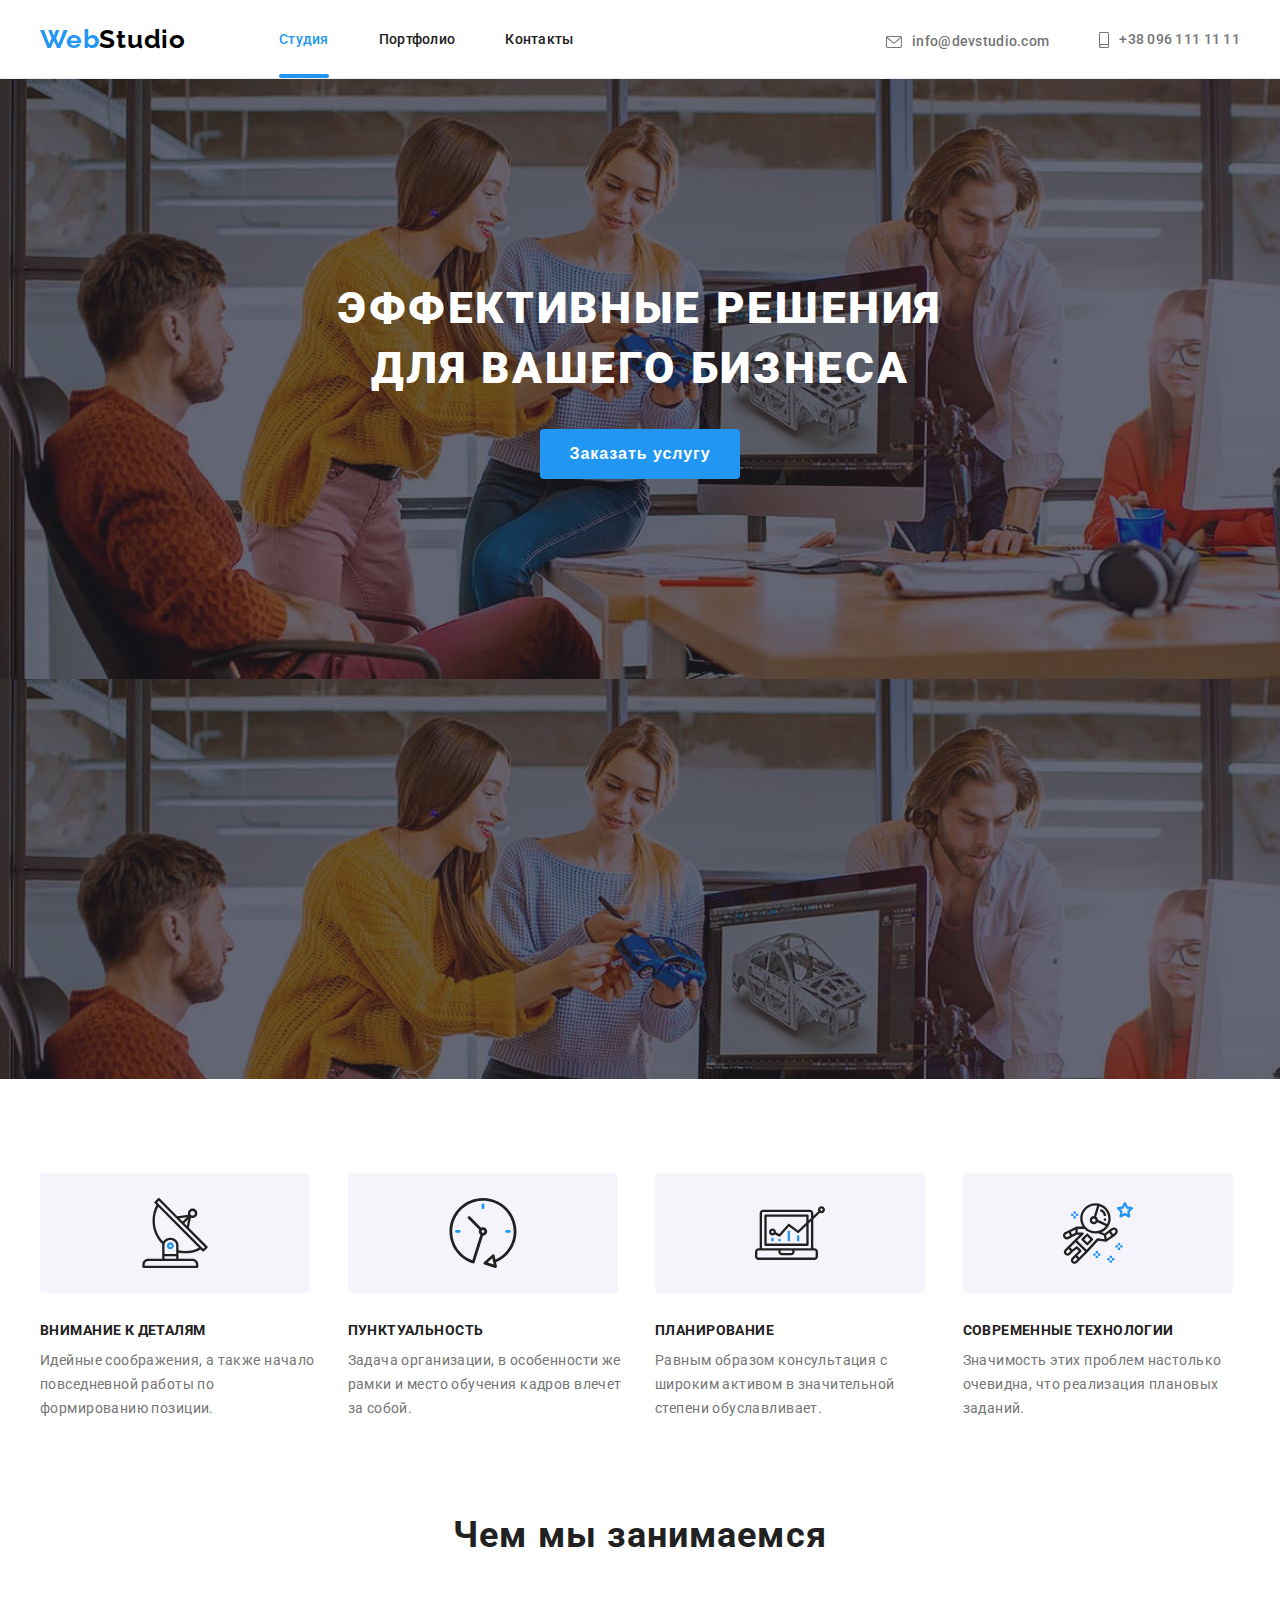
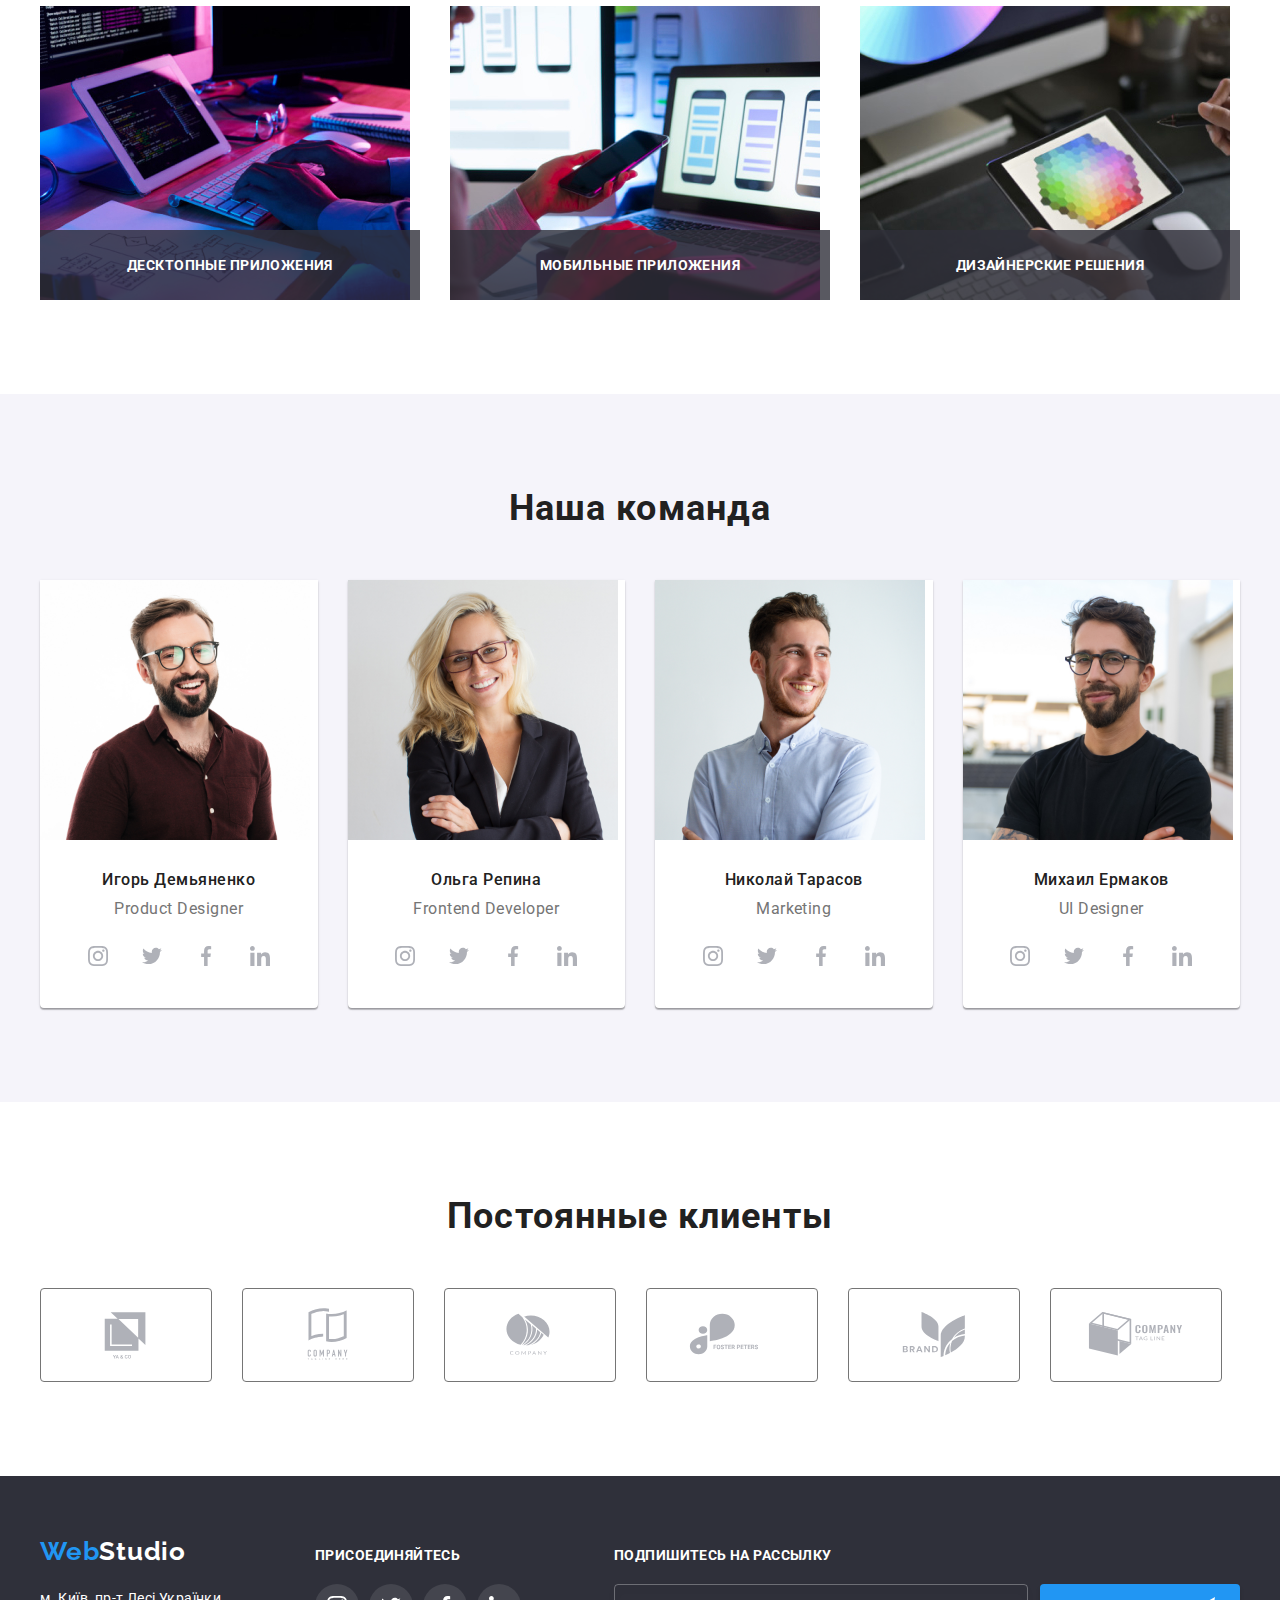
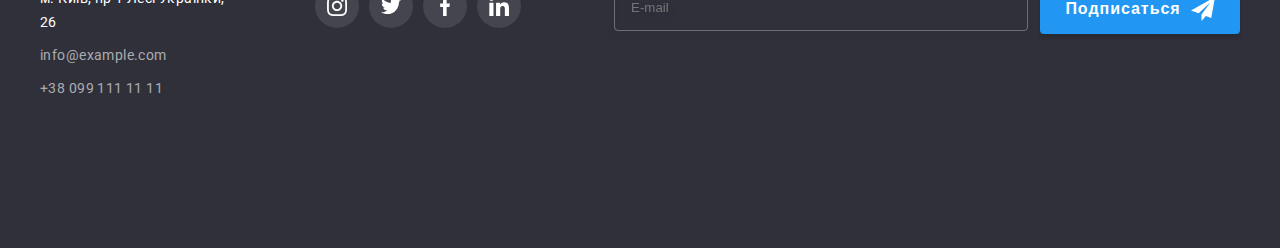
<file: index.html>
<!DOCTYPE html>
<html lang="en">
  <head>
    <meta charset="UTF-8" />
    <meta http-equiv="X-UA-Compatible" content="IE=edge" />
    <meta name="viewport" content="width=device-width, initial-scale=1.0" />
    <title>WebStudio</title>
    <link rel="preconnect" href="https://fonts.googleapis.com" />
    <link rel="preconnect" href="https://fonts.gstatic.com" crossorigin />
    <link
      href="https://fonts.googleapis.com/css2?family=Raleway:wght@700&family=Roboto:wght@400;500;700;900&display=swap"
      rel="stylesheet"
    />
    <link
      rel="stylesheet"
      href="https://cdnjs.cloudflare.com/ajax/libs/modern-normalize/1.1.0/modern-normalize.min.css"
      integrity="sha512-wpPYUAdjBVSE4KJnH1VR1HeZfpl1ub8YT/NKx4PuQ5NmX2tKuGu6U/JRp5y+Y8XG2tV+wKQpNHVUX03MfMFn9Q=="
      crossorigin="anonymous"
      referrerpolicy="no-referrer"
    />
    <link rel="stylesheet" href="./css/main.min.css" />
    <!-- <link rel="stylesheet" href="./css/styles.css" /> -->
  </head>
  <body>
    <!-- header -->
    <header class="header">
      <div class="container">
        <div class="header__marking">
          <nav class="site-nav">
            <a class="logotype logotype-position" href="./index.html">
              <span class="logotype__logo">Web</span
              ><span class="logotype__logo_header">Studio</span></a
            >

            <ul class="site-nav__scroll">
              <li class="site-nav__list">
                <a class="site-nav__link site-nav__current" href="./index.html">Студия</a>
              </li>
              <li class="site-nav__list">
                <a class="site-nav__link" href="./portfolio.html">Портфолио</a>
              </li>
              <li class="site-nav__list"><a class="site-nav__link padding" href="">Контакты</a></li>
            </ul>
          </nav>

          <ul class="contact">
            <li class="contact__list">
              <a class="contact__link" href="mailto:info@devstudio.com">
                <svg width="16" height="12" class="contact__icon margin">
                  <use href="./images/svg/sprite.svg#icon-envelope"></use>
                </svg>
                info@devstudio.com</a
              >
            </li>
            <li class="contact__list">
              <a class="contact__link" href="tel:+380961111111">
                <svg width="10" height="16" class="contact__icon margin">
                  <use href="./images/svg/sprite.svg#icon-smartphone"></use>
                </svg>
                +38 096 111 11 11</a
              >
            </li>
          </ul>
        </div>
      </div>
    </header>

    <main>
      <!-- hero -->
      <section class="hero hero-position">
        <h1 class="hero__title">Эффективные решения для вашего бизнеса</h1>
        <button data-modal-open class="hero__button" type="button">Заказать услугу</button>
      </section>

      <!-- advantage -->
      <section class="advantage advantage-position">
        <div class="container">
          <h2 class="visually-hidden">Наши преимущества</h2>
          <ul class="advantage__scroll">
            <li class="advantage__list">
              <div class="advantage__box">
                <svg class="advantage__icon">
                  <use href="./images/svg/sprite.svg#icon-antenna"></use>
                </svg>
              </div>
              <h3 class="advantage__title">Внимание к деталям</h3>
              <p class="advantage__text">
                Идейные соображения, а также начало повседневной работы по формированию позиции.
              </p>
            </li>
            <li class="advantage__list">
              <div class="advantage__box">
                <svg class="advantage__icon">
                  <use href="./images/svg/sprite.svg#icon-clock"></use>
                </svg>
              </div>
              <h3 class="advantage__title">Пунктуальность</h3>
              <p class="advantage__text">
                Задача организации, в особенности же рамки и место обучения кадров влечет за собой.
              </p>
            </li>
            <li class="advantage__list">
              <div class="advantage__box">
                <svg class="advantage__icon">
                  <use href="./images/svg/sprite.svg#icon-diagram"></use>
                </svg>
              </div>
              <h3 class="advantage__title">Планирование</h3>
              <p class="advantage__text">
                Равным образом консультация с широким активом в значительной степени обуславливает.
              </p>
            </li>
            <li class="advantage__list">
              <div class="advantage__box">
                <svg class="advantage__icon">
                  <use href="./images/svg/sprite.svg#icon-astronaut"></use>
                </svg>
              </div>
              <h3 class="advantage__title">Современные технологии</h3>
              <p class="advantage__text">
                Значимость этих проблем настолько очевидна, что реализация плановых заданий.
              </p>
            </li>
          </ul>
        </div>
      </section>

      <!-- work -->
      <section class="work">
        <div class="container center">
          <h2 class="work-title">Чем мы занимаемся</h2>
          <ul class="work-scroll">
            <li class="work-list">
              <a class="worl-link" href=""
                ><img class="work-item" src="./images/img1.jpg" alt="разработка сайтов" width="370"
              /></a>
              <p class="work-text">Десктопные приложения</p>
            </li>
            <li class="work-list">
              <a class="worl-link" href=""
                ><img
                  class="work-item"
                  src="./images/img2.jpg"
                  alt="разработка приложений"
                  width="370"
              /></a>
              <p class="work-text">Мобильные приложения</p>
            </li>
            <li class="work-list">
              <a class="worl-link" href=""
                ><img
                  class="work-item"
                  src="./images/img3.jpg"
                  alt="разработка макетов"
                  width="370"
              /></a>
              <p class="work-text">Дизайнерские решения</p>
            </li>
          </ul>
        </div>
      </section>

      <!-- team -->
      <section class="team">
        <div class="container center">
          <h2 class="team-title">Наша команда</h2>
          <ul class="team-scroll">
            <li class="taem-list">
              <img class="team-photo" src="./images/igor.jpg" alt="Игорь" width="270" />
              <h3 class="team-persom">Игорь Демьяненко</h3>
              <p class="team-text">Product Designer</p>
              <ul class="team-link">
                <li class="social-list">
                  <a class="social-link" href="">
                    <svg class="icon" width="20" height="20">
                      <use href="./images/svg/sprite.svg#icon-instagram"></use>
                    </svg>
                  </a>
                </li>
                <li class="social-list">
                  <a class="social-link" href="">
                    <svg class="icon" width="20" height="20">
                      <use href="./images/svg/sprite.svg#icon-twitter"></use>
                    </svg>
                  </a>
                </li>
                <li class="social-list">
                  <a class="social-link" href="">
                    <svg class="icon" width="20" height="20">
                      <use href="./images/svg/sprite.svg#icon-facebook"></use>
                    </svg>
                  </a>
                </li>
                <li class="social-list">
                  <a class="social-link" href="">
                    <svg class="icon" width="20" height="20">
                      <use href="./images/svg/sprite.svg#icon-linkedin"></use>
                    </svg>
                  </a>
                </li>
              </ul>
            </li>
            <li class="taem-list">
              <img class="team-photo" src="./images/olga.jpg" alt="Ольга" width="270" />
              <h3 class="team-persom">Ольга Репина</h3>
              <p class="team-text">Frontend Developer</p>
              <ul class="team-link">
                <li class="social-list">
                  <a class="social-link" href="">
                    <svg class="icon" width="20" height="20">
                      <use href="./images/svg/sprite.svg#icon-instagram"></use>
                    </svg>
                  </a>
                </li>
                <li class="social-list">
                  <a class="social-link" href="">
                    <svg class="icon" width="20" height="20">
                      <use href="./images/svg/sprite.svg#icon-twitter"></use>
                    </svg>
                  </a>
                </li>
                <li class="social-list">
                  <a class="social-link" href="">
                    <svg class="icon" width="20" height="20">
                      <use href="./images/svg/sprite.svg#icon-facebook"></use>
                    </svg>
                  </a>
                </li>
                <li class="social-list">
                  <a class="social-link" href="">
                    <svg class="icon" width="20" height="20">
                      <use href="./images/svg/sprite.svg#icon-linkedin"></use>
                    </svg>
                  </a>
                </li>
              </ul>
            </li>
            <li class="taem-list">
              <img class="team-photo" src="./images/nikolay.jpg" alt="Николай" width="270" />
              <h3 class="team-persom">Николай Тарасов</h3>
              <p class="team-text">Marketing</p>
              <ul class="team-link">
                <li class="social-list">
                  <a class="social-link" href="">
                    <svg class="icon" width="20" height="20">
                      <use href="./images/svg/sprite.svg#icon-instagram"></use>
                    </svg>
                  </a>
                </li>
                <li class="social-list">
                  <a class="social-link" href="">
                    <svg class="icon" width="20" height="20">
                      <use href="./images/svg/sprite.svg#icon-twitter"></use>
                    </svg>
                  </a>
                </li>
                <li class="social-list">
                  <a class="social-link" href="">
                    <svg class="icon" width="20" height="20">
                      <use href="./images/svg/sprite.svg#icon-facebook"></use>
                    </svg>
                  </a>
                </li>
                <li class="social-list">
                  <a class="social-link" href="">
                    <svg class="icon" width="20" height="20">
                      <use href="./images/svg/sprite.svg#icon-linkedin"></use>
                    </svg>
                  </a>
                </li>
              </ul>
            </li>
            <li class="taem-list">
              <img class="team-photo" src="./images/mihail.jpg" alt="Михаил" width="270" />
              <h3 class="team-persom">Михаил Ермаков</h3>
              <p class="team-text">UI Designer</p>
              <ul class="team-link">
                <li class="social-list">
                  <a class="social-link" href="">
                    <svg class="icon" width="20" height="20">
                      <use href="./images/svg/sprite.svg#icon-instagram"></use>
                    </svg>
                  </a>
                </li>
                <li class="social-list">
                  <a class="social-link" href="">
                    <svg class="icon" width="20" height="20">
                      <use href="./images/svg/sprite.svg#icon-twitter"></use>
                    </svg>
                  </a>
                </li>
                <li class="social-list">
                  <a class="social-link" href="">
                    <svg class="icon" width="20" height="20">
                      <use href="./images/svg/sprite.svg#icon-facebook"></use>
                    </svg>
                  </a>
                </li>
                <li class="social-list">
                  <a class="social-link" href="">
                    <svg class="icon" width="20" height="20">
                      <use href="./images/svg/sprite.svg#icon-linkedin"></use>
                    </svg>
                  </a>
                </li>
              </ul>
            </li>
          </ul>
        </div>
      </section>
      <!-- clients -->
      <section class="clients">
        <div class="container">
          <h2 class="clients-title">Постоянные клиенты</h2>
          <ul class="clients-scroll">
            <li class="clients-list">
              <a class="clients-link" href="">
                <svg class="clients-logo" width="106" height="60">
                  <use href="images/svg/sprite.svg#icon-Logo"></use>
                </svg>
              </a>
            </li>
            <li class="clients-list">
              <a class="clients-link" href="">
                <svg class="clients-logo" width="106" height="60">
                  <use href="images/svg/sprite.svg#icon-Logo1"></use>
                </svg>
              </a>
            </li>
            <li class="clients-list">
              <a class="clients-link" href="">
                <svg class="clients-logo" width="106" height="60">
                  <use href="images/svg/sprite.svg#icon-Logo2"></use>
                </svg>
              </a>
            </li>
            <li class="clients-list">
              <a class="clients-link" href="">
                <svg class="clients-logo" width="106" height="60">
                  <use href="images/svg/sprite.svg#icon-Logo3"></use>
                </svg>
              </a>
            </li>
            <li class="clients-list">
              <a class="clients-link" href="">
                <svg class="clients-logo" width="106" height="60">
                  <use href="images/svg/sprite.svg#icon-Logo4"></use>
                </svg>
              </a>
            </li>
            <li class="clients-list">
              <a class="clients-link" href="">
                <svg class="clients-logo" width="106" height="60">
                  <use href="images/svg/sprite.svg#icon-Logo5"></use>
                </svg>
              </a>
            </li>
          </ul>
        </div>
      </section>
    </main>

    <!-- footer -->
    <footer class="footer">
      <div class="container-footer">
        <div class="address-box">
          <a class="logotype footer-logo" href="./index.html">
            <span class="logotype__logo">Web</span
            ><span class="logotype__logo_footer">Studio</span></a
          >
          <address>
            <ul class="address-scroll">
              <li class="address-list">
                <a
                  class="address-location"
                  href="https://goo.gl/maps/CdvJLRiEL6Q8Smko8"
                  target="_blank"
                  rel="noopener noreferrer"
                  >м. Київ, пр-т Лесі Українки, 26</a
                >
              </li>
              <li class="address-list">
                <a class="address-contact" href="mailto:info@devstudio.com">info@example.com</a>
              </li>
              <li class="address-list">
                <a class="address-contact" href="tel:+380961111111">+38 099 111 11 11</a>
              </li>
            </ul>
          </address>
        </div>
        <div class="join-box">
          <h2 class="join-title">присоединяйтесь</h2>
          <ul class="join-scroll">
            <li class="join-list">
              <a class="join-link" href="">
                <svg class="join-icon" width="20" height="20">
                  <use href="./images/svg/sprite.svg#icon-instagram"></use>
                </svg>
              </a>
            </li>
            <li class="join-list">
              <a class="join-link" href="">
                <svg class="join-icon" width="20" height="20">
                  <use href="./images/svg/sprite.svg#icon-twitter"></use>
                </svg>
              </a>
            </li>
            <li class="join-list">
              <a class="join-link" href="">
                <svg class="join-icon" width="20" height="20">
                  <use href="./images/svg/sprite.svg#icon-facebook"></use>
                </svg>
              </a>
            </li>
            <li class="join-list">
              <a class="join-link" href="">
                <svg class="join-icon" width="20" height="20">
                  <use href="./images/svg/sprite.svg#icon-linkedin"></use>
                </svg>
              </a>
            </li>
          </ul>
        </div>
        <form>
          <p class="subscription-title">подпишитесь на рассылку</p>
          <div class="subscription-box">
            <label class="subscription-form">
              <input class="subscription-input" type="email" name="email" placeholder="E-mail" />
            </label>
            <button class="subscription-btn" type="submit">
              Подписаться
              <svg class="subscription-icon" width="24" height="24">
                <use href="./images/svg/sprite.svg#icon-footter-icon"></use>
              </svg>
            </button>
          </div>
        </form>
      </div>
    </footer>
    <!-- modal  -->
    <div data-modal class="backdrop is-hidden">
      <div class="modal">
        <button data-modal-close class="modal-close">
          <svg class="close-black" width="18" height="18">
            <use use href="./images/svg/sprite.svg#icon-close-black"></use>
          </svg>
        </button>

        <p class="modal-title">Оставьте свои данные, мы вам перезвоним</p>
        <form class="modal-form">
          <div class="label-box">
            <label class="modal-label" for="username">Имя</label>
            <input class="modal-input" type="text" name="username" id="username" />
            <svg class="modal-icon" width="18" height="18">
              <use href="./images/svg/sprite.svg#icon-person-black"></use>
            </svg>
          </div>
          <div class="label-box">
            <label class="modal-label" for="phone"> Телефон</label>
            <input class="modal-input" type="tel" name="phone" id="phone" />

            <svg class="modal-icon" width="18" height="18">
              <use href="./images/svg/sprite.svg#icon-phone-black"></use>
            </svg>
          </div>
          <div class="label-box">
            <label class="modal-label" for="email"> Почта</label>
            <input class="modal-input" type="email" name="email" id="email" />
            <svg class="modal-icon" width="18" height="18">
              <use href="./images/svg/sprite.svg#icon-email-black"></use>
            </svg>
          </div>
          <div class="textarea-box">
            <label class="modal-label"> Комментарий</label>
            <textarea
              class="textarea"
              name="comment"
              rows="8"
              placeholder="Введите текст"
            ></textarea>
          </div>
          <div class="checkbox-box">
            <label class="checkbox-label">
              <input class="checkbox-input" type="checkbox" name="checkbox" />
              <span class="checkbox-icon"></span>
              Соглашаюсь с рассылкой и принимаю
              <span><a class="contract" href="">Условия договора</a></span>
            </label>
          </div>
          <button class="submit-btn" type="submit">Отправить</button>
        </form>
      </div>
    </div>

    <script src="modal.js"></script>
  </body>
</html>
</file>
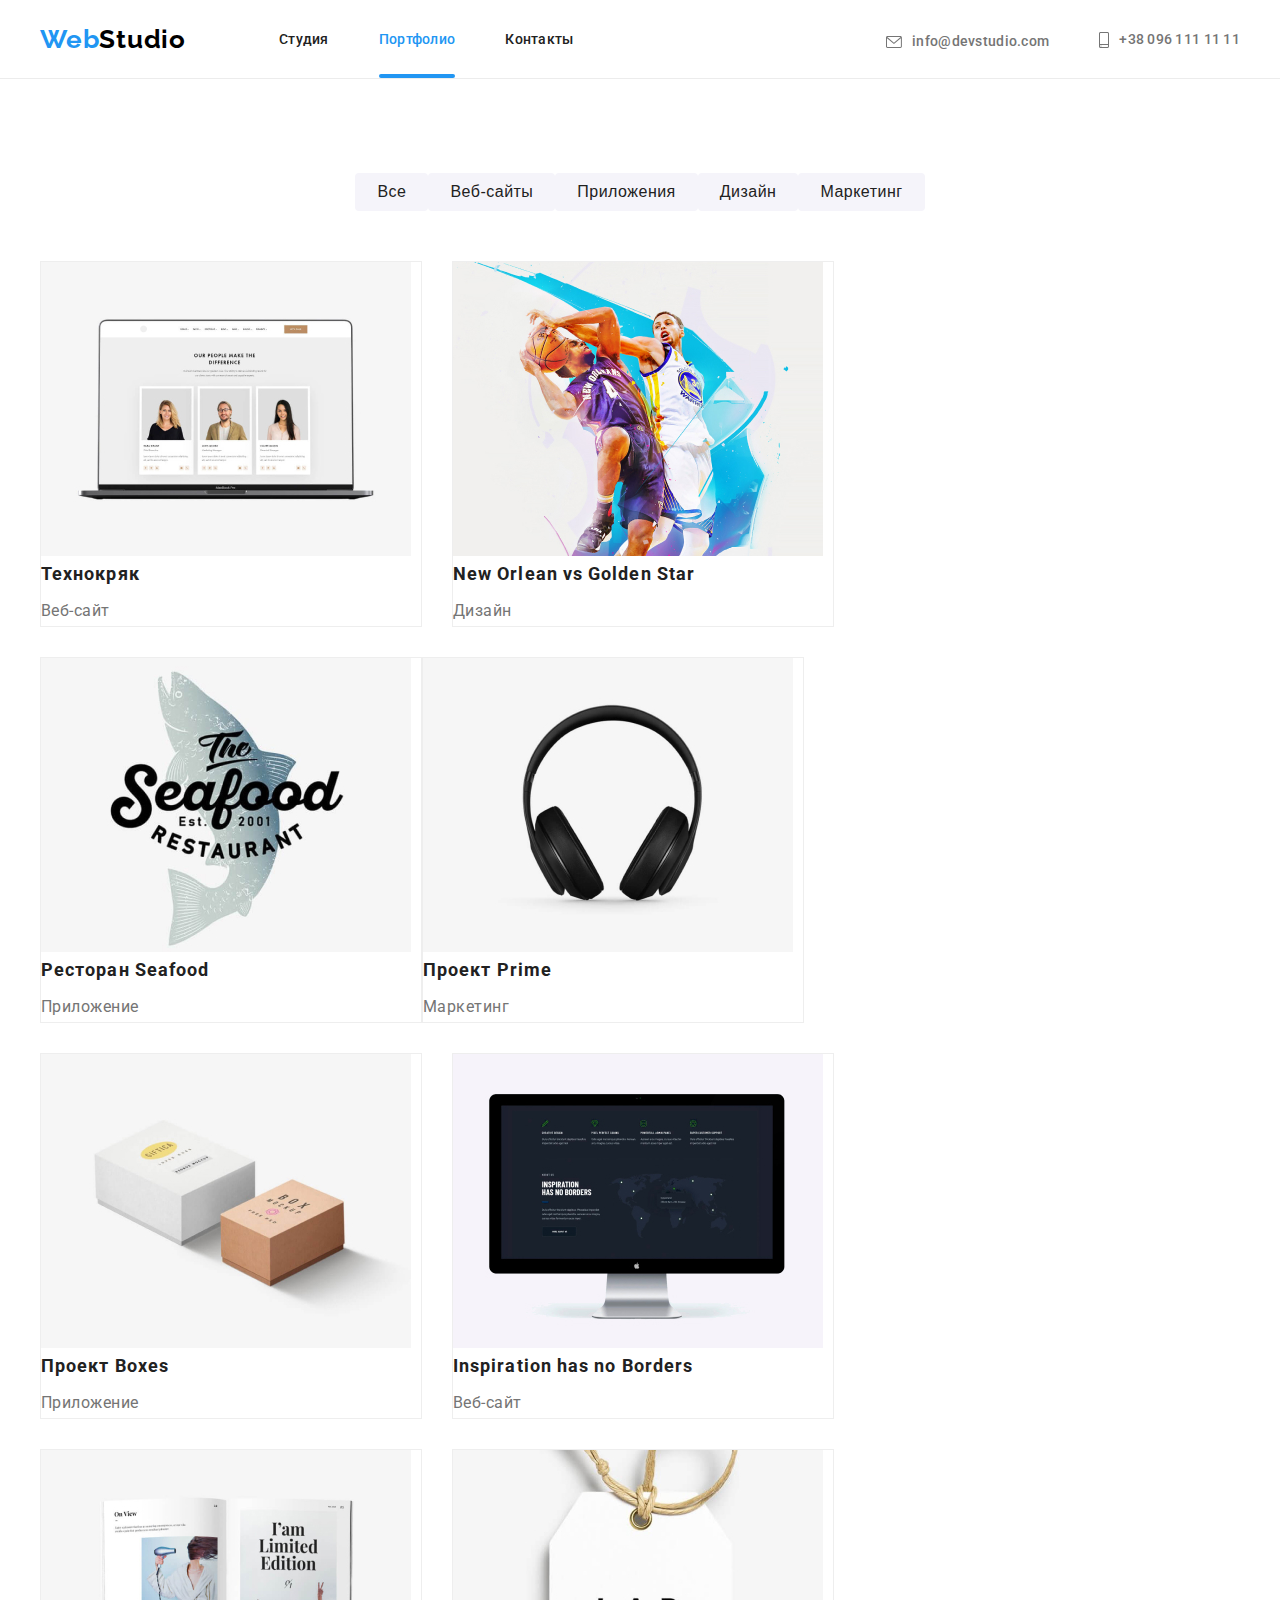
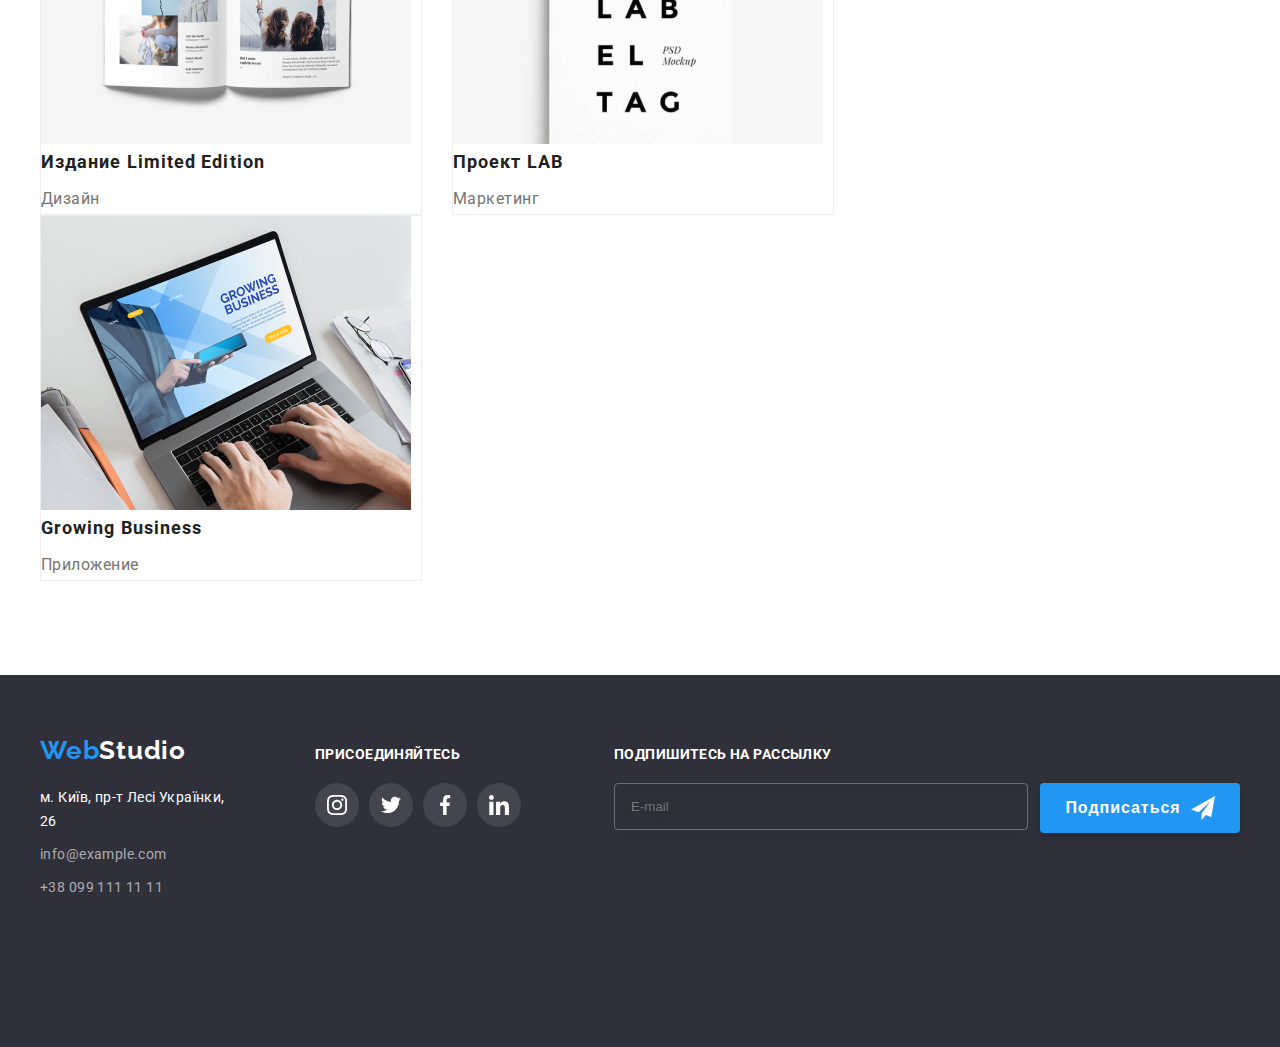
<file: portfolio.html>
<!DOCTYPE html>
<html lang="en">
  <head>
    <meta charset="UTF-8" />
    <meta http-equiv="X-UA-Compatible" content="IE=edge" />
    <meta name="viewport" content="width=device-width, initial-scale=1.0" />
    <title>WebStudio</title>
    <link rel="preconnect" href="https://fonts.googleapis.com" />
    <link rel="preconnect" href="https://fonts.gstatic.com" crossorigin />
    <link
      href="https://fonts.googleapis.com/css2?family=Raleway:wght@700&family=Roboto:wght@400;500;700;900&display=swap"
      rel="stylesheet"
    />
    <link
      rel="stylesheet"
      href="https://cdnjs.cloudflare.com/ajax/libs/modern-normalize/1.1.0/modern-normalize.min.css"
      integrity="sha512-wpPYUAdjBVSE4KJnH1VR1HeZfpl1ub8YT/NKx4PuQ5NmX2tKuGu6U/JRp5y+Y8XG2tV+wKQpNHVUX03MfMFn9Q=="
      crossorigin="anonymous"
      referrerpolicy="no-referrer"
    />
    <link rel="stylesheet" href="./css/main.min.css" />
    <!-- <link rel="stylesheet" href="./css/styles.css" /> -->
  </head>
  <body>
    <!-- header -->
    <header class="header">
      <div class="container">
        <div class="header__marking">
          <nav class="site-nav">
            <a class="logotype logotype-position" href="./index.html">
              <span class="logotype__logo">Web</span
              ><span class="logotype__logo_header">Studio</span></a
            >

            <ul class="site-nav__scroll">
              <li class="site-nav__list">
                <a class="site-nav__link" href="./index.html">Студия</a>
              </li>
              <li class="site-nav__list">
                <a class="site-nav__link site-nav__current" href="./portfolio.html">Портфолио</a>
              </li>
              <li class="site-nav__list"><a class="site-nav__link padding" href="">Контакты</a></li>
            </ul>
          </nav>

          <ul class="contact">
            <li class="contact__list">
              <a class="contact__link" href="mailto:info@devstudio.com">
                <svg width="16" height="12" class="contact__icon margin">
                  <use href="./images/svg/sprite.svg#icon-envelope"></use>
                </svg>
                info@devstudio.com</a
              >
            </li>
            <li class="contact__list">
              <a class="contact__link" href="tel:+380961111111">
                <svg width="10" height="16" class="contact__icon margin">
                  <use href="./images/svg/sprite.svg#icon-smartphone"></use>
                </svg>
                +38 096 111 11 11</a
              >
            </li>
          </ul>
        </div>
      </div>
    </header>

    <main>
      <section class="portfolio">
        <div class="container">
          <h1 class="visually-hidden">Портфолио</h1>
          <ul class="portfolio-nav">
            <li class="portfolio-filtr">
              <button class="portfolio-button" type="button">Все</button>
            </li>
            <li class="portfolio-filtr">
              <button class="portfolio-button" type="button">Веб-сайты</button>
            </li>
            <li class="portfolio-filtr">
              <button class="portfolio-button" type="button">Приложения</button>
            </li>
            <li class="portfolio-filtr">
              <button class="portfolio-button" type="button">Дизайн</button>
            </li>
            <li class="portfolio-filtr">
              <button class="portfolio-button" type="button">Маркетинг</button>
            </li>
          </ul>

          <ul class="portfolio-grid">
            <li class="portfolio-list">
              <a class="portfolio-link" href="">
                <div class="product-thumb">
                  <img
                    class="portfolio-image"
                    src="./images/technoquack.jpg"
                    alt="Технокряк"
                    width="370"
                    height="294"
                  />
                  <p class="product-actions">
                    Ресурс предлагает комплексные предложения с разным уровнем функционала и
                    сервисов. Все это позволит посетителю получить исчерпывающие сведения о компании
                    или частном лице.
                  </p>
                </div>
                <div class="portfolio-item">
                  <h2 class="portfolio-title">Технокряк</h2>
                  <p class="portfolio-text">Веб-сайт</p>
                </div>
              </a>
            </li>

            <li class="portfolio-list">
              <a class="portfolio-link" href="">
                <div class="product-thumb">
                  <img
                    class="portfolio-image"
                    src="./images/neworleans.jpg"
                    alt="Постер New Orlean vs Golden Star"
                    width="370"
                    height="294"
                  />
                  <p class="product-actions">
                    Ресурс предлагает комплексные предложения с разным уровнем функционала и
                    сервисов. Все это позволит посетителю получить исчерпывающие сведения о компании
                    или частном лице.
                  </p>
                </div>
                <div class="portfolio-item">
                  <h2 class="portfolio-title">New Orlean vs Golden Star</h2>
                  <p class="portfolio-text">Дизайн</p>
                </div>
              </a>
            </li>

            <li class="portfolio-list">
              <a class="portfolio-link" href="">
                <div class="product-thumb">
                  <img
                    class="portfolio-image"
                    src="./images/seafood.jpg"
                    alt="Ресторан Seafood"
                    width="370"
                    height="294"
                  />
                  <p class="product-actions">
                    Ресурс предлагает комплексные предложения с разным уровнем функционала и
                    сервисов. Все это позволит посетителю получить исчерпывающие сведения о компании
                    или частном лице.
                  </p>
                </div>
                <div class="portfolio-item">
                  <h2 class="portfolio-title">Ресторан Seafood</h2>
                  <p class="portfolio-text">Приложение</p>
                </div>
              </a>
            </li>

            <li class="portfolio-list">
              <a class="portfolio-link" href="">
                <div class="product-thumb">
                  <img
                    class="portfolio-image"
                    src="./images/prime.jpg"
                    alt="Проект Prime"
                    width="370"
                    height="294"
                  />
                  <p class="product-actions">
                    Ресурс предлагает комплексные предложения с разным уровнем функционала и
                    сервисов. Все это позволит посетителю получить исчерпывающие сведения о компании
                    или частном лице.
                  </p>
                </div>
                <div class="portfolio-item">
                  <h2 class="portfolio-title">Проект Prime</h2>
                  <p class="portfolio-text">Маркетинг</p>
                </div>
              </a>
            </li>

            <li class="portfolio-list">
              <a class="portfolio-link" href="">
                <div class="product-thumb">
                  <img
                    class="portfolio-image"
                    src="./images/boxes.jpg"
                    alt="Проект Boxes"
                    width="370"
                    height="294"
                  />
                  <p class="product-actions">
                    Ресурс предлагает комплексные предложения с разным уровнем функционала и
                    сервисов. Все это позволит посетителю получить исчерпывающие сведения о компании
                    или частном лице.
                  </p>
                </div>
                <div class="portfolio-item">
                  <h2 class="portfolio-title">Проект Boxes</h2>
                  <p class="portfolio-text">Приложение</p>
                </div>
              </a>
            </li>

            <li class="portfolio-list">
              <a class="portfolio-link" href="">
                <div class="product-thumb">
                  <img
                    class="portfolio-image"
                    src="./images/Inspiration.jpg"
                    alt="Inspiration has no Borders"
                    width="370"
                    height="294"
                  />
                  <p class="product-actions">
                    Ресурс предлагает комплексные предложения с разным уровнем функционала и
                    сервисов. Все это позволит посетителю получить исчерпывающие сведения о компании
                    или частном лице.
                  </p>
                </div>
                <div class="portfolio-item">
                  <h2 class="portfolio-title">Inspiration has no Borders</h2>
                  <p class="portfolio-text">Веб-сайт</p>
                </div>
              </a>
            </li>

            <li class="portfolio-list">
              <a class="portfolio-link" href="">
                <div class="product-thumb">
                  <img
                    class="portfolio-image"
                    src="./images/limited.jpg"
                    alt="Издание Limited Edition"
                    width="370"
                    height="294"
                  />
                  <p class="product-actions">
                    Ресурс предлагает комплексные предложения с разным уровнем функционала и
                    сервисов. Все это позволит посетителю получить исчерпывающие сведения о компании
                    или частном лице.
                  </p>
                </div>
                <div class="portfolio-item">
                  <h2 class="portfolio-title">Издание Limited Edition</h2>
                  <p class="portfolio-text">Дизайн</p>
                </div>
              </a>
            </li>

            <li class="portfolio-list">
              <a class="portfolio-link" href="">
                <div class="product-thumb">
                  <img
                    class="portfolio-image"
                    src="./images/lab.jpg"
                    alt="Проект LAB"
                    width="370"
                    height="294"
                  />
                  <p class="product-actions">
                    Ресурс предлагает комплексные предложения с разным уровнем функционала и
                    сервисов. Все это позволит посетителю получить исчерпывающие сведения о компании
                    или частном лице.
                  </p>
                </div>
                <div class="portfolio-item">
                  <h2 class="portfolio-title">Проект LAB</h2>
                  <p class="portfolio-text">Маркетинг</p>
                </div>
              </a>
            </li>

            <li class="portfolio-list">
              <a class="portfolio-link" href="">
                <div class="product-thumb">
                  <img
                    class="portfolio-image"
                    src="./images/growing.jpg"
                    alt="Growing Business"
                    width="370"
                    height="294"
                  />
                  <p class="product-actions">
                    Ресурс предлагает комплексные предложения с разным уровнем функционала и
                    сервисов. Все это позволит посетителю получить исчерпывающие сведения о компании
                    или частном лице.
                  </p>
                </div>
                <div class="portfolio-item">
                  <h2 class="portfolio-title">Growing Business</h2>
                  <p class="portfolio-text">Приложение</p>
                </div>
              </a>
            </li>
          </ul>
        </div>
      </section>
    </main>

    <!-- footer -->
    <footer class="footer">
      <div class="container-footer">
        <div class="address-box">
          <a class="logotype footer-logo" href="./index.html">
            <span class="logotype__logo">Web</span
            ><span class="logotype__logo_footer">Studio</span></a
          >
          <address>
            <ul class="address-scroll">
              <li class="address-list">
                <a
                  class="address-location"
                  href="https://goo.gl/maps/CdvJLRiEL6Q8Smko8"
                  target="_blank"
                  rel="noopener noreferrer"
                  >м. Київ, пр-т Лесі Українки, 26</a
                >
              </li>
              <li class="address-list">
                <a class="address-contact" href="mailto:info@devstudio.com">info@example.com</a>
              </li>
              <li class="address-list">
                <a class="address-contact" href="tel:+380961111111">+38 099 111 11 11</a>
              </li>
            </ul>
          </address>
        </div>
        <div class="join-box">
          <h2 class="join-title">присоединяйтесь</h2>
          <ul class="join-scroll">
            <li class="join-list">
              <a class="join-link" href="">
                <svg class="join-icon" width="20" height="20">
                  <use href="./images/svg/sprite.svg#icon-instagram"></use>
                </svg>
              </a>
            </li>
            <li class="join-list">
              <a class="join-link" href="">
                <svg class="join-icon" width="20" height="20">
                  <use href="./images/svg/sprite.svg#icon-twitter"></use>
                </svg>
              </a>
            </li>
            <li class="join-list">
              <a class="join-link" href="">
                <svg class="join-icon" width="20" height="20">
                  <use href="./images/svg/sprite.svg#icon-facebook"></use>
                </svg>
              </a>
            </li>
            <li class="join-list">
              <a class="join-link" href="">
                <svg class="join-icon" width="20" height="20">
                  <use href="./images/svg/sprite.svg#icon-linkedin"></use>
                </svg>
              </a>
            </li>
          </ul>
        </div>
        <form>
          <p class="subscription-title">подпишитесь на рассылку</p>
          <div class="subscription-box">
            <label class="subscription-form">
              <input class="subscription-input" type="email" name="email" placeholder="E-mail" />
            </label>
            <button class="subscription-btn" type="submit">
              Подписаться
              <svg class="subscription-icon" width="24" height="24">
                <use href="./images/svg/sprite.svg#icon-footter-icon"></use>
              </svg>
            </button>
          </div>
        </form>
      </div>
    </footer>
  </body>
</html>
</file>
<file: css/styles.css>
ul,
ol {
  padding: 0;
}

body,
h1,
h2,
h3,
h4,
h5,
h6,
p,
ul,
ol,
li,
figure,
figcaption,
blockquote,
dl,
dd {
  margin: 0;
}

li {
  list-style: none;
}

ul {
  list-style: none;
}

a {
  text-decoration: none;
}

:root {
  --primary-text-color: #757575;
  --heading-main-color: #212121;
  --accent: #2196f3;
}

body {
  font-family: 'Roboto', sans-serif;
  color: #757575;
}

h1,
h2,
h3,
h4,
h5,
h6 {
  color: var(--heading-main-color);
}

.container {
  margin: 0 auto;
  width: 1200px;
  padding-left: 15px;
  padding-right: 15px;
}

/* .container-header {
  margin: 0 auto;
  width: 1200px;
  padding-left: 15px;
  padding-right: 15px;
} */

.center {
  text-align: center;
}

/* header  */

.header {
  border-bottom: 1px solid #ececec;
}

.header__marking {
  display: flex;
  justify-content: space-between;
}

.site-nav {
  display: flex;
  justify-content: space-between;
  align-items: center;
}

.site-nav__scroll {
  display: flex;
}

.logotype-position {
  display: inline-block;
  margin-right: 93px;
}

.logotype__logo {
  font-family: 'Raleway';
  font-weight: 700;
  font-size: 26px;
  line-height: 1.19;
  letter-spacing: 0.03em;
  color: #2196f3;
}

.logotype__logo_header {
  font-family: 'Raleway';
  font-weight: 700;
  font-size: 26px;
  line-height: 1.19;
  letter-spacing: 0.03em;
  color: #000000;
}

.logotype__logo_footer {
  font-family: 'Raleway';
  font-weight: 700;
  font-size: 26px;
  line-height: 1.19;
  letter-spacing: 0.03em;
  color: #ffffff;
}

.site-nav__list:not(:last-child) {
  margin-right: 50px;
}

.site-nav__link {
  display: block;
  padding-top: 32px;
  padding-bottom: 30px;

  position: relative;

  font-weight: 500;
  font-size: 14px;
  line-height: 1.14;
  letter-spacing: 0.02em;
  color: var(--heading-main-color);

  transition: color 250ms cubic-bezier(0.4, 0, 0.2, 1);
}

.site-nav__link:hover,
.site-nav__link:focus {
  color: var(--accent);
}

.site-nav__current {
  color: var(--accent);
}

.site-nav__current::after {
  position: absolute;
  bottom: 0;
  left: 0;
  content: '';

  min-width: 100%;
  height: 4px;
  background-color: var(--accent);
  border-radius: 2px;
}

.contact {
  display: flex;
  align-items: center;
}

.contact__link:hover,
.contact__link:focus {
  color: var(--accent);
  fill: var(--accent);
}

.contact__list:not(:last-child) {
  margin-right: 50px;
}

.contact__link {
  display: inline-flex;
  align-items: center;

  font-weight: 500;
  font-size: 14px;
  line-height: 1.14;
  letter-spacing: 0.02em;
  color: var(--primary-text-color);

  transition: color 250ms cubic-bezier(0.4, 0, 0.2, 1);
}

.contact__icon {
  fill: currentColor;
}

.contact__icon.margin {
  margin-right: 10px;
}

/* main  */

/* hero */
.hero {
  max-width: 1600px;
  height: 600px;

  text-align: center;

  background-image: linear-gradient(rgba(47, 48, 58, 0.4), rgba(47, 48, 58, 0.4)),
    url(../images/hero.jpg);
}

.hero-position {
  margin-left: auto;
  margin-right: auto;
  padding-top: 200px;
  padding-bottom: 200px;
}

.hero__title {
  max-width: 700px;
  margin-right: auto;
  margin-left: auto;
  margin-bottom: 30px;
  text-align: center;

  font-weight: 900;
  font-size: 44px;
  line-height: 1.36;
  letter-spacing: 0.06em;
  color: #ffffff;
  text-transform: uppercase;
}

.hero__button {
  width: 200px;
  height: 50px;
  border-radius: 4px;
  font-weight: 700;
  font-size: 16px;
  line-height: 1.88;
  letter-spacing: 0.06em;
  color: #ffffff;
  background: #2196f3;
  border-color: transparent;
}

/* advantage */

.advantage-position {
  padding-top: 94px;
  padding-bottom: 94px;
}

.visually-hidden {
  position: absolute;
  width: 1px;
  height: 1px;
  margin: -1px;
  border: 0;
  padding: 0;
  white-space: nowrap;
  clip-path: inset(100%);
  clip: rect(0 0 0 0);
  overflow: hidden;
}

.advantage__scroll {
  display: flex;
}

.advantage__list {
  width: calc((100% - 90px) / 4);
  margin-right: 30px;
}

.advantage__list:nth-child(4n) {
  margin-right: 0;
}

.advantage__box {
  display: inline-flex;
  justify-content: center;
  align-items: center;

  background: #f5f4fa;
  border-radius: 4px;
  width: 270px;
  height: 120px;
  margin-bottom: 30px;
}

.advantage__icon {
  width: 70px;
  height: 70px;
}

.advantage__title {
  margin-bottom: 10px;

  font-weight: 700;
  font-size: 14px;
  line-height: 1.14;
  letter-spacing: 0.03em;
  text-transform: uppercase;
  color: var(--heading-main-color);
}

.advantage__text {
  font-weight: 400;
  font-size: 14px;
  line-height: 1.71;
  letter-spacing: 0.03em;
}

/* work */

.work {
  padding-bottom: 94px;
}

.work-text {
  position: absolute;
  bottom: 0px;

  display: flex;
  justify-content: center;
  align-items: center;

  width: 100%;
  height: 70px;

  font-weight: 700;
  font-size: 14px;
  line-height: 16px;
  text-align: center;
  letter-spacing: 0.03em;
  text-transform: uppercase;
  color: #ffffff;
  background: rgba(47, 48, 58, 0.8);
}

.work-title {
  margin-bottom: 50px;

  font-weight: 700;
  font-size: 36px;
  line-height: 1.16;
  letter-spacing: 0.03em;
  color: var(--heading-main-color);
}

.work-scroll {
  display: flex;
}

.work-list {
  width: calc((100% - 60px) / 3);
  margin-right: 30px;
  position: relative;
}

.work-list:nth-child(3n) {
  margin-right: 0;
}

.work-item {
  display: block;
}

/* team  */

.team {
  padding-top: 94px;
  padding-bottom: 94px;
  background: #f5f4fa;
}

.team-title {
  margin-bottom: 50px;

  font-weight: 700;
  font-size: 36px;
  line-height: 1.16;
  letter-spacing: 0.03em;
  color: var(--heading-main-color);
}

.team-scroll {
  display: flex;
}

.taem-list {
  width: calc((100% - 90px) / 4);
  margin-right: 30px;
  background: #ffffff;

  box-shadow: 0px 1px 3px rgba(0, 0, 0, 0.12), 0px 1px 1px rgba(0, 0, 0, 0.14),
    0px 2px 1px rgba(0, 0, 0, 0.2);
  border-radius: 0px 0px 4px 4px;
}

.taem-list:nth-child(4n) {
  margin-right: 0;
}

.team-photo {
  display: block;
  margin-bottom: 30px;
}

.team-persom {
  margin-bottom: 10px;

  font-weight: 500;
  font-size: 16px;
  line-height: 1.19;
  letter-spacing: 0.03em;
  color: var(--heading-main-color);
}

.team-text {
  margin-bottom: 16px;

  font-weight: 400;
  font-size: 16px;
  line-height: 1.19;
  letter-spacing: 0.03em;
}

.team-link {
  display: flex;
  justify-content: center;

  margin-bottom: 30px;
}

.icon {
  fill: currentColor;
}

.social-list:not(:last-child) {
  margin-right: 10px;
}

.social-link {
  display: flex;
  justify-content: center;
  align-items: center;

  width: 44px;
  height: 44px;
  border-radius: 50%;
  color: #afb1b8;

  transition: color 250ms cubic-bezier(0.4, 0, 0.2, 1),
    background-color 250ms cubic-bezier(0.4, 0, 0.2, 1);
}

.social-link:hover,
.social-link:focus {
  background-color: var(--accent);
  color: #ffffff;
}

/* clients */

.clients {
  padding-top: 94px;
  padding-bottom: 94px;
}

.clients-scroll {
  display: flex;
}

.clients-list:not(:last-child) {
  margin-right: 30px;
}

.clients-title {
  margin-bottom: 50px;

  font-weight: 700;
  font-size: 36px;
  line-height: 1.16;
  text-align: center;
  letter-spacing: 0.03em;
}

.clients-link {
  display: flex;
  justify-content: center;
  align-items: center;

  width: 170px;
  height: 92px;
  border-radius: 4px;
  color: #afb1b8;
  border: 1px solid var(--primary-text-color);

  transition: color 250ms cubic-bezier(0.4, 0, 0.2, 1),
    border-color 250ms cubic-bezier(0.4, 0, 0.2, 1);
}

.clients-link:hover,
.clients-link:focus {
  color: var(--accent);
  border-color: var(--accent);
}

.clients-logo {
  fill: currentColor;
}

/* footer  */

.footer {
  padding-top: 60px;
  padding-bottom: 60px;
  height: 252px;
  margin: 0 auto;
  background: #2f303a;
}

.container-footer {
  display: flex;
  align-items: baseline;

  max-width: 1200px;
  margin: 0 auto;

  padding-left: 15px;
  padding-right: 15px;
}

.address-box {
  margin-right: 70px;
}

.footer-logo {
  display: inline-flex;
  margin-bottom: 20px;
}

.address-list:not(:last-child) {
  margin-bottom: 9px;
}

.address-location {
  font-style: normal;
  font-weight: 400;
  font-size: 14px;
  line-height: 1.71;
  letter-spacing: 0.03em;
  color: #ffffff;

  transition: color 250ms cubic-bezier(0.4, 0, 0.2, 1);
}

.address-location:hover,
.address-location:focus {
  color: var(--accent);
}

.address-contact {
  font-style: normal;
  font-weight: 400;
  font-size: 14px;
  line-height: 1.71;
  letter-spacing: 0.03em;
  color: rgba(255, 255, 255, 0.6);

  transition: color 250ms cubic-bezier(0.4, 0, 0.2, 1);
}

.address-contact:hover,
.address-contact:focus {
  color: var(--accent);
}

.join-box {
  margin-right: 93px;
}

.join-title {
  margin-bottom: 20px;

  font-weight: 700;
  font-size: 14px;
  line-height: 1.14;
  letter-spacing: 0.03em;
  text-transform: uppercase;
  color: #ffffff;
}

.join-scroll {
  display: flex;
}

.join-list:not(:last-child) {
  margin-right: 10px;
}

.join-link {
  display: flex;
  justify-content: center;
  align-items: center;

  width: 44px;
  height: 44px;
  border-radius: 50%;
  background-color: rgba(255, 255, 255, 0.1);
  color: #ffffff;

  transition: background-color 250ms cubic-bezier(0.4, 0, 0.2, 1);
}

.join-icon {
  fill: currentColor;
}

.join-link:hover,
.join-link:focus {
  background-color: var(--accent);
}

.subscription-title {
  margin-bottom: 20px;

  font-weight: 700;
  font-size: 14px;
  line-height: 1.14;
  letter-spacing: 0.03em;
  text-transform: uppercase;
  color: #ffffff;
}

.subscription-box {
  display: flex;
}

.subscription-btn {
  display: flex;
  justify-content: center;
  align-items: center;
  width: 200px;
  height: 50px;

  font-weight: 700;
  font-size: 16px;
  line-height: 1.88;
  text-align: center;
  border-radius: 4px;
  letter-spacing: 0.06em;
  color: #ffffff;

  background: var(--accent);
  border-color: transparent;
  box-shadow: 0px 4px 4px rgba(0, 0, 0, 0.15);
}

.subscription-form {
  margin-right: 12px;
}

.subscription-input {
  min-width: 380px;

  padding: 15px 16px;

  border-radius: 4px;
  background-color: inherit;
  color: rgba(255, 255, 255, 0.6);
  border: 1px solid rgba(255, 255, 255, 0.3);
  filter: drop-shadow(0px 4px 4px rgba(0, 0, 0, 0.15));
}

.subscription-icon {
  margin-left: 10px;
  fill: currentColor;
}

/* modal */

.modal {
  text-align: center;
}

.backdrop {
  position: fixed;
  top: 0;
  left: 0;

  width: 100%;
  height: 100%;
  background: rgba(0, 0, 0, 0.2);

  opacity: 1;
  transition: opacity 250ms cubic-bezier(0.4, 0, 0.2, 1);
}

.backdrop.is-hidden {
  opacity: 0;
  pointer-events: none;
}

.modal {
  position: absolute;
  top: 50%;
  left: 50%;
  transform: translate(-50%, -50%);

  width: 528px;
  height: 581px;
  padding: 40px;
  background: #ffffff;
  box-shadow: 0px 1px 3px rgba(0, 0, 0, 0.12), 0px 1px 1px rgba(0, 0, 0, 0.14),
    0px 2px 1px rgba(0, 0, 0, 0.2);
  border-radius: 4px;
}

.modal-close {
  position: absolute;
  top: 8px;
  right: 8px;

  display: flex;
  justify-content: center;
  align-items: center;

  width: 30px;
  height: 30px;
  background: #ffffff;
  border: 1px solid #0000001a;
  border-radius: 50%;
  cursor: pointer;
}

.close-black {
  fill: var(--heading-main-color);
  transition: fill 250ms cubic-bezier(0.4, 0, 0.2, 1);
}

.modal-close:hover .close-black {
  fill: var(--accent);
}

.modal-title {
  margin-bottom: 12px;

  font-weight: 700;
  font-size: 20px;
  line-height: 23px;
  text-align: center;
  letter-spacing: 0.03em;
  color: var(--heading-main-color);
}

.label-box {
  position: relative;

  display: flex;
  flex-direction: column;
  margin-bottom: 10px;
}

.textarea-box {
  display: flex;
  flex-direction: column;
  margin-bottom: 10px;
}

.textarea {
  height: 120px;
}

.modal-label {
  margin-bottom: 4px;

  text-align: left;
  font-size: 12px;
  line-height: 1.16;
  letter-spacing: 0.01em;
  color: var(--primary-text-color);
}

.modal-input {
  height: 40px;
  padding-left: 40px;
  border-color: var(--primary-text-color);
  border: 1px solid rgba(33, 33, 33, 0.2);
  border-radius: 4px;

  transition: border-color 250ms cubic-bezier(0.4, 0, 0.2, 1);

  outline: none;
}

.modal-icon {
  position: absolute;

  top: 50%;
  left: 12px;
  fill: var(--heading-main-color);

  transition: fill 250ms cubic-bezier(0.4, 0, 0.2, 1);
}

.modal-input:hover,
.modal-input:focus {
  border-color: var(--accent);
}

.modal-input:hover + .modal-icon,
.modal-input:focus + .modal-icon {
  fill: var(--accent);
}

.textarea {
  resize: none;
  padding: 12px 16px;
  border-color: var(--primary-text-color);
  border: 1px solid rgba(33, 33, 33, 0.2);
  border-radius: 4px;

  font-size: 14px;
  line-height: 1.14;
  letter-spacing: 0.01em;
  color: rgba(117, 117, 117, 0.5);
}

.checkbox-input {
  /* -webkit-appearance: none;
  -moz-appearance: none;
  appearance: none; */

  position: absolute;
  width: 1px;
  height: 1px;
  margin: -1px;
  border: 0;
  padding: 0;
  white-space: nowrap;
  clip-path: inset(100%);
  clip: rect(0 0 0 0);
  overflow: hidden;
}

.checkbox-label {
  display: flex;
  justify-content: center;
  align-items: center;

  font-size: 14px;
  line-height: 1.71;
  letter-spacing: 0.03em;
  color: var(--primary-text-color);
}

.contract {
  color: var(--accent);
  text-decoration: underline;
}

.checkbox-icon {
  display: inline-block;
  margin-right: 7px;
  width: 16px;
  height: 15px;
  border: 2px solid var(--heading-main-color);
  border-radius: 4px;
}

.checkbox-input:checked + .checkbox-icon {
  border-color: var(--accent);
  background-image: url('../images/icon-check.svg');
  background-size: contain;
  background-origin: border-box;
}

.checkbox-box {
  margin-bottom: 30px;
}

.submit-btn {
  /* position: absolute; */
  bottom: 50px;
  right: 30%;

  width: 200px;
  height: 50px;

  font-weight: 700;
  font-size: 16px;
  line-height: 1.88;
  align-items: center;
  text-align: center;
  letter-spacing: 0.06em;
  color: #ffffff;
  background-color: var(--accent);
  box-shadow: 0px 4px 4px rgba(0, 0, 0, 0.15);
  border-radius: 4px;
  border-color: transparent;
  cursor: pointer;
}

/* portfolio */

.portfolio {
  padding-top: 94px;
  padding-bottom: 94px;
}

.portfolio-nav {
  display: flex;
  justify-content: center;

  margin-bottom: 50px;
}

.portfolio-filtr:not(:last-child) {
  margin-right: 8px;
}

.portfolio-button {
  padding: 6px 22px;

  font-weight: 500;
  font-size: 16px;
  line-height: 1.62;
  letter-spacing: 0.03em;
  color: var(--heading-main-color);
  background-color: #f5f4fa;
  border-radius: 4px;
  border: 0;

  transition: color 250ms cubic-bezier(0.4, 0, 0.2, 1),
    background-color 250ms cubic-bezier(0.4, 0, 0.2, 1);
}

.portfolio-button:hover,
.portfolio-button:focus {
  color: #ffffff;
  background-color: var(--accent);
}

.portfolio-grid {
  display: flex;
  flex-wrap: wrap;
}

.portfolio-list {
  display: block;
  width: calc((100% - 60px) / 3);
  margin-right: 30px;
  margin-bottom: 30px;

  border: 1px solid #eeeeee;

  transition: box-shadow 250ms cubic-bezier(0.4, 0, 0.2, 1);
}

.portfolio-list:nth-child(3n) {
  margin-right: 0;
}

.portfolio-list:nth-last-child(-n + 3) {
  margin-bottom: 0;
}

.portfolio-list:hover,
.portfolio-list:focus {
  box-shadow: 0px 4px 4px 0px #00000040;
}

.portfolio-item {
  padding: 20px 24px;
}

.portfolio-title {
  margin-bottom: 4px;

  font-weight: 700;
  font-size: 18px;
  line-height: 2;
  letter-spacing: 0.06em;
  color: var(--heading-main-color);
}

.portfolio-text {
  font-weight: 400;
  font-size: 16px;
  line-height: 1.88;
  letter-spacing: 0.03em;
  color: var(--primary-text-color);
}

.product-thumb {
  position: relative;
  overflow: hidden;
}

.product-actions {
  position: absolute;
  top: 0;
  left: 0;

  width: 100%;
  height: 100%;
  padding: 63px 24px;

  font-weight: 400;
  font-size: 18px;
  line-height: 1.56;
  letter-spacing: 0.03em;
  color: #ffffff;
  background: rgba(33, 150, 243, 0.9);

  transform: translateY(100%);
  transition: transform 250ms cubic-bezier(0.4, 0, 0.2, 1);
}

.portfolio-link:hover .product-actions,
.portfolio-link:focus .product-actions {
  transform: translateY(0);
}

.portfolio-image {
  display: block;
}
</file>
<file: css/main.min.css>
ul,ol{padding:0}body,h1,h2,h3,h4,h5,h6,p,ul,ol,li,figure,figcaption,blockquote,dl,dd{margin:0}li{list-style:none}ul{list-style:none}a{text-decoration:none}h1,h2,h3,h4,h5,h6{color:var(--heading-main-color)}.visually-hidden{position:absolute;width:1px;height:1px;margin:-1px;border:0;padding:0;white-space:nowrap;clip-path:inset(100%);clip:rect(0 0 0 0);overflow:hidden}.container{margin:0 auto;width:1200px;padding-left:15px;padding-right:15px}:root{--primary-text-color: #757575;--heading-main-color: #212121;--accent: #2196f3}body{font-family:"Roboto",sans-serif;color:#757575}.center{text-align:center}.header{border-bottom:1px solid #ececec}.header__marking{display:flex;justify-content:space-between;align-items:baseline}.site-nav{display:flex;justify-content:space-between;align-items:center}.site-nav__scroll{display:flex}.logotype-position{display:inline-block;margin-right:93px}.logotype__logo{font-family:"Raleway";font-weight:700;font-size:26px;line-height:1.19;letter-spacing:.03em;color:#2196f3}.logotype__logo_header{font-family:"Raleway";font-weight:700;font-size:26px;line-height:1.19;letter-spacing:.03em;color:#000}.logotype__logo_footer{font-family:"Raleway";font-weight:700;font-size:26px;line-height:1.19;letter-spacing:.03em;color:#fff}.site-nav__list:not(:last-child){margin-right:50px}.site-nav__link{display:block;padding-top:32px;padding-bottom:30px;position:relative;font-weight:500;font-size:14px;line-height:1.14;letter-spacing:.02em;color:var(--heading-main-color);transition:color 250ms cubic-bezier(0.4, 0, 0.2, 1)}.site-nav__link:hover,.site-nav__link:focus{color:var(--accent)}.site-nav__current{color:var(--accent)}.site-nav__current::after{position:absolute;bottom:0;left:0;content:"";min-width:100%;height:4px;background-color:var(--accent);border-radius:2px}.contact{display:flex;align-items:center}.contact__list:not(:last-child){margin-right:50px}.contact__link{display:inline-flex;align-items:center;font-weight:500;font-size:14px;line-height:1.14;letter-spacing:.02em;color:var(--primary-text-color);transition:color 250ms cubic-bezier(0.4, 0, 0.2, 1)}.contact__link:hover,.contact__link:focus{color:var(--accent);fill:var(--accent)}.contact__icon{fill:currentColor}.contact__icon.margin{margin-right:10px}.hero{max-width:1600px;height:600px;text-align:center;background-image:linear-gradient(rgba(47, 48, 58, 0.4), rgba(47, 48, 58, 0.4)),url(../images/hero.jpg)}.hero-position{margin-left:auto;margin-right:auto;padding-top:200px;padding-bottom:200px}.hero__title{max-width:700px;margin-right:auto;margin-left:auto;margin-bottom:30px;text-align:center;font-weight:900;font-size:44px;line-height:1.36;letter-spacing:.06em;color:#fff;text-transform:uppercase}.hero__button{width:200px;height:50px;border-radius:4px;font-weight:700;font-size:16px;line-height:1.88;letter-spacing:.06em;color:#fff;background:#2196f3;border-color:rgba(0,0,0,0)}.advantage-position{padding-top:94px;padding-bottom:94px}.advantage__scroll{display:flex}.advantage__list{width:calc((100% - 90px)/4);margin-right:30px}.advantage__list:nth-child(4n){margin-right:0}.advantage__box{display:inline-flex;justify-content:center;align-items:center;background:#f5f4fa;border-radius:4px;width:270px;height:120px;margin-bottom:30px}.advantage__icon{width:70px;height:70px}.advantage__title{margin-bottom:10px;font-weight:700;font-size:14px;line-height:1.14;letter-spacing:.03em;text-transform:uppercase;color:var(--heading-main-color)}.advantage__text{font-weight:400;font-size:14px;line-height:1.71;letter-spacing:.03em}.work{padding-bottom:94px}.work-text{position:absolute;bottom:0px;display:flex;justify-content:center;align-items:center;width:100%;height:70px;font-weight:700;font-size:14px;line-height:16px;text-align:center;letter-spacing:.03em;text-transform:uppercase;color:#fff;background:rgba(47,48,58,.8)}.work-title{margin-bottom:50px;font-weight:700;font-size:36px;line-height:1.16;letter-spacing:.03em;color:var(--heading-main-color)}.work-scroll{display:flex}.work-list{width:calc((100% - 60px)/3);margin-right:30px;position:relative}.work-list:nth-child(3n){margin-right:0}.work-item{display:block}.team{padding-top:94px;padding-bottom:94px;background:#f5f4fa}.team-title{margin-bottom:50px;font-weight:700;font-size:36px;line-height:1.16;letter-spacing:.03em;color:var(--heading-main-color)}.team-scroll{display:flex}.taem-list{width:calc((100% - 90px)/4);margin-right:30px;background:#fff;box-shadow:0px 1px 3px rgba(0,0,0,.12),0px 1px 1px rgba(0,0,0,.14),0px 2px 1px rgba(0,0,0,.2);border-radius:0px 0px 4px 4px}.taem-list:nth-child(4n){margin-right:0}.team-photo{display:block;margin-bottom:30px}.team-persom{margin-bottom:10px;font-weight:500;font-size:16px;line-height:1.19;letter-spacing:.03em;color:var(--heading-main-color)}.team-text{margin-bottom:16px;font-weight:400;font-size:16px;line-height:1.19;letter-spacing:.03em}.team-link{display:flex;justify-content:center;margin-bottom:30px}.icon{fill:currentColor}.social-list:not(:last-child){margin-right:10px}.social-link{display:flex;justify-content:center;align-items:center;width:44px;height:44px;border-radius:50%;color:#afb1b8;transition:color 250ms cubic-bezier(0.4, 0, 0.2, 1),background-color 250ms cubic-bezier(0.4, 0, 0.2, 1)}.social-link:hover,.social-link:focus{background-color:var(--accent);color:#fff}.clients{padding-top:94px;padding-bottom:94px}.clients-scroll{display:flex}.clients-list:not(:last-child){margin-right:30px}.clients-title{margin-bottom:50px;font-weight:700;font-size:36px;line-height:1.16;text-align:center;letter-spacing:.03em}.clients-link{display:flex;justify-content:center;align-items:center;width:170px;height:92px;border-radius:4px;color:#afb1b8;border:1px solid var(--primary-text-color);transition:color 250ms cubic-bezier(0.4, 0, 0.2, 1),border-color 250ms cubic-bezier(0.4, 0, 0.2, 1)}.clients-link:hover,.clients-link:focus{color:var(--accent);border-color:var(--accent)}.clients-logo{fill:currentColor}.footer{padding-top:60px;padding-bottom:60px;height:252px;margin:0 auto;background:#2f303a}.container-footer{display:flex;align-items:baseline;max-width:1200px;margin:0 auto;padding-left:15px;padding-right:15px}.address-box{margin-right:70px}.footer-logo{display:inline-flex;margin-bottom:20px}.address-list:not(:last-child){margin-bottom:9px}.address-location{font-style:normal;font-weight:400;font-size:14px;line-height:1.71;letter-spacing:.03em;color:#fff;transition:color 250ms cubic-bezier(0.4, 0, 0.2, 1)}.address-location:hover,.address-location:focus{color:var(--accent)}.address-contact{font-style:normal;font-weight:400;font-size:14px;line-height:1.71;letter-spacing:.03em;color:rgba(255,255,255,.6);transition:color 250ms cubic-bezier(0.4, 0, 0.2, 1)}.address-contact:hover,.address-contact:focus{color:var(--accent)}.join-box{margin-right:93px}.join-title{margin-bottom:20px;font-weight:700;font-size:14px;line-height:1.14;letter-spacing:.03em;text-transform:uppercase;color:#fff}.join-scroll{display:flex}.join-list:not(:last-child){margin-right:10px}.join-link{display:flex;justify-content:center;align-items:center;width:44px;height:44px;border-radius:50%;background-color:rgba(255,255,255,.1);color:#fff;transition:background-color 250ms cubic-bezier(0.4, 0, 0.2, 1)}.join-link:hover,.join-link:focus{background-color:var(--accent)}.join-icon{fill:currentColor}.subscription-title{margin-bottom:20px;font-weight:700;font-size:14px;line-height:1.14;letter-spacing:.03em;text-transform:uppercase;color:#fff}.subscription-box{display:flex}.subscription-btn{display:flex;justify-content:center;align-items:center;width:200px;height:50px;font-weight:700;font-size:16px;line-height:1.88;text-align:center;border-radius:4px;letter-spacing:.06em;color:#fff;background:var(--accent);border-color:rgba(0,0,0,0);box-shadow:0px 4px 4px rgba(0,0,0,.15)}.subscription-form{margin-right:12px}.subscription-input{min-width:380px;padding:15px 16px;border-radius:4px;background-color:inherit;color:rgba(255,255,255,.6);border:1px solid rgba(255,255,255,.3);filter:drop-shadow(0px 4px 4px rgba(0, 0, 0, 0.15))}.subscription-icon{margin-left:10px;fill:currentColor}.modal{text-align:center}.backdrop{position:fixed;top:0;left:0;width:100%;height:100%;background:rgba(0,0,0,.2);opacity:1;transition:opacity 250ms cubic-bezier(0.4, 0, 0.2, 1)}.backdrop.is-hidden{opacity:0;pointer-events:none}.modal{position:absolute;top:50%;left:50%;transform:translate(-50%, -50%);width:528px;height:581px;padding:40px;background:#fff;box-shadow:0px 1px 3px rgba(0,0,0,.12),0px 1px 1px rgba(0,0,0,.14),0px 2px 1px rgba(0,0,0,.2);border-radius:4px}.modal-close{position:absolute;top:8px;right:8px;display:flex;justify-content:center;align-items:center;width:30px;height:30px;background:#fff;border:1px solid rgba(0,0,0,.1019607843);border-radius:50%;cursor:pointer}.close-black{fill:var(--heading-main-color);transition:fill 250ms cubic-bezier(0.4, 0, 0.2, 1)}.modal-close:hover .close-black{fill:var(--accent)}.modal-title{margin-bottom:12px;font-weight:700;font-size:20px;line-height:23px;text-align:center;letter-spacing:.03em;color:var(--heading-main-color)}.label-box{position:relative;display:flex;flex-direction:column;margin-bottom:10px}.textarea-box{display:flex;flex-direction:column;margin-bottom:10px}.textarea{height:120px}.modal-label{margin-bottom:4px;text-align:left;font-size:12px;line-height:1.16;letter-spacing:.01em;color:var(--primary-text-color)}.modal-input{height:40px;padding-left:40px;border-color:var(--primary-text-color);border:1px solid rgba(33,33,33,.2);border-radius:4px;transition:border-color 250ms cubic-bezier(0.4, 0, 0.2, 1);outline:none}.modal-input:hover,.modal-input:focus{border-color:var(--accent)}.modal-icon{position:absolute;top:50%;left:12px;fill:var(--heading-main-color);transition:fill 250ms cubic-bezier(0.4, 0, 0.2, 1)}.modal-input:hover+.modal-icon,.modal-input:focus+.modal-icon{fill:var(--accent)}.textarea{resize:none;padding:12px 16px;border-color:var(--primary-text-color);border:1px solid rgba(33,33,33,.2);border-radius:4px;font-size:14px;line-height:1.14;letter-spacing:.01em;color:rgba(117,117,117,.5)}.checkbox-input{position:absolute;width:1px;height:1px;margin:-1px;border:0;padding:0;white-space:nowrap;clip-path:inset(100%);clip:rect(0 0 0 0);overflow:hidden}.checkbox-label{display:flex;justify-content:center;align-items:center;font-size:14px;line-height:1.71;letter-spacing:.03em;color:var(--primary-text-color)}.contract{color:var(--accent);text-decoration:underline}.checkbox-icon{display:inline-block;margin-right:7px;width:16px;height:15px;border:2px solid var(--heading-main-color);border-radius:4px}.checkbox-input:checked+.checkbox-icon{border-color:var(--accent);background-image:url("../images/icon-check.svg");background-size:contain;background-origin:border-box}.checkbox-box{margin-bottom:30px}.submit-btn{bottom:50px;right:30%;width:200px;height:50px;font-weight:700;font-size:16px;line-height:1.88;align-items:center;text-align:center;letter-spacing:.06em;color:#fff;background-color:var(--accent);box-shadow:0px 4px 4px rgba(0,0,0,.15);border-radius:4px;border-color:rgba(0,0,0,0);cursor:pointer}.portfolio{padding-top:94px;padding-bottom:94px}.portfolio-nav{display:flex;justify-content:center;margin-bottom:50px}.portfolio-filtr :not(:last-child){margin-right:8px}.portfolio-button{padding:6px 22px;font-weight:500;font-size:16px;line-height:1.62;letter-spacing:.03em;color:var(--heading-main-color);background-color:#f5f4fa;border-radius:4px;border:0;transition:color 250ms cubic-bezier(0.4, 0, 0.2, 1),background-color 250ms cubic-bezier(0.4, 0, 0.2, 1)}.portfolio-button:hover,.portfolio-button:focus{color:#fff;background-color:var(--accent)}.portfolio-grid{display:flex;flex-wrap:wrap}.portfolio-list{display:block;width:calc((100% - 60px)/3);margin-right:30px;margin-bottom:30px;border:1px solid #eee;transition:box-shadow 250ms cubic-bezier(0.4, 0, 0.2, 1)}.portfolio-list:nth-child(3n){margin-right:0}.portfolio-list:nth-last-child(-n+3){margin-bottom:0}.portfolio-list:hover,.portfolio-list:focus{box-shadow:0px 4px 4px 0px rgba(0,0,0,.2509803922)}.portfolio-list .portfolio-list .portfolio-item{padding:20px 24px}.portfolio-title{margin-bottom:4px;font-weight:700;font-size:18px;line-height:2;letter-spacing:.06em;color:var(--heading-main-color)}.portfolio-text{font-weight:400;font-size:16px;line-height:1.88;letter-spacing:.03em;color:var(--primary-text-color)}.product-thumb{position:relative;overflow:hidden}.product-actions{position:absolute;top:0;left:0;width:100%;height:100%;padding:63px 24px;font-weight:400;font-size:18px;line-height:1.56;letter-spacing:.03em;color:#fff;background:rgba(33,150,243,.9);transform:translateY(100%);transition:transform 250ms cubic-bezier(0.4, 0, 0.2, 1)}.portfolio-link:hover .product-actions,.portfolio-link:focus .product-actions{transform:translateY(0)}.portfolio-image{display:block}/*# sourceMappingURL=main.min.css.map */
</file>
